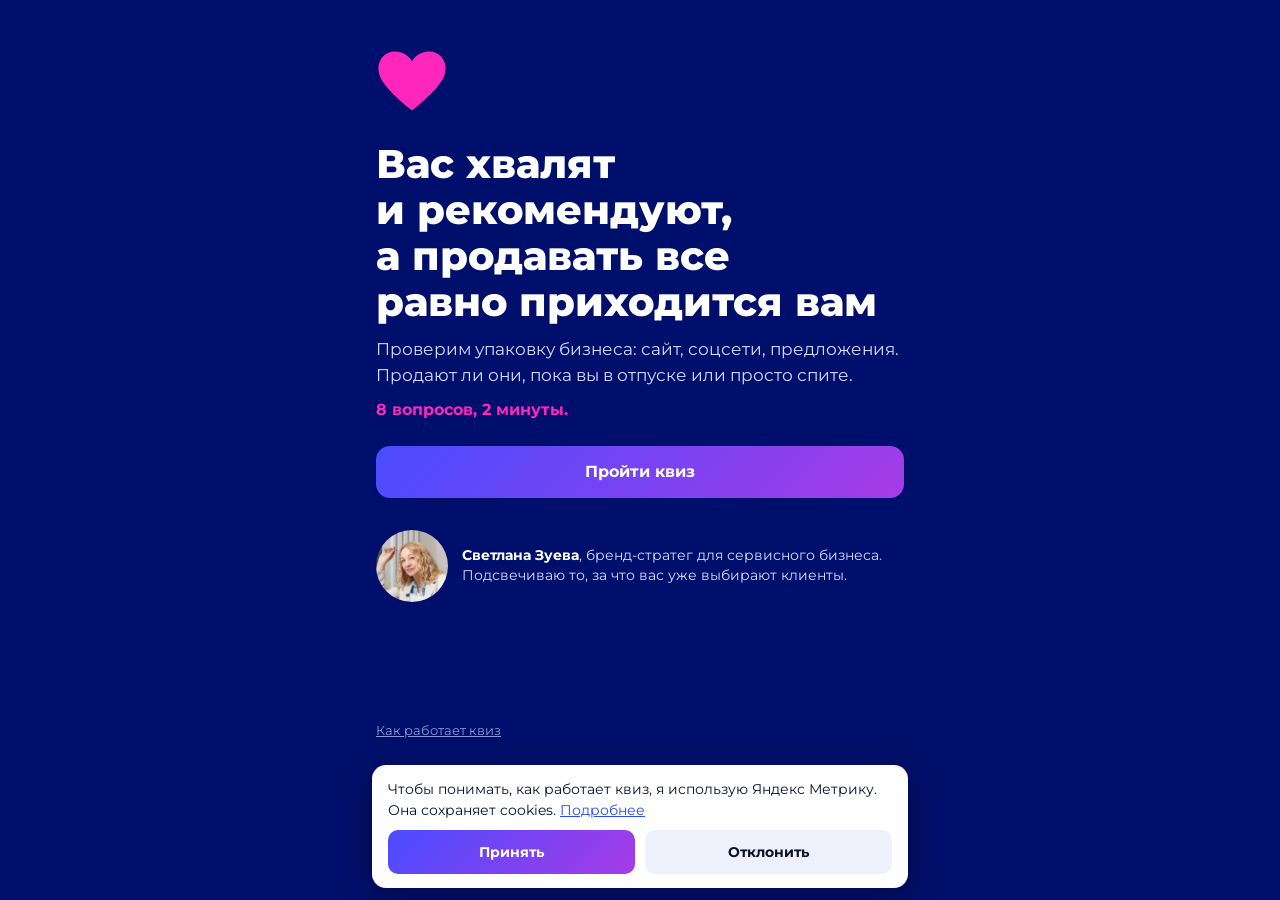
<file: index.html>
<!DOCTYPE html>
<html lang="ru">
<head>
  <meta charset="UTF-8">
  <meta name="viewport" content="width=device-width, initial-scale=1">
  <title>Бренд-диагностика: квиз для владельцев сервисного бизнеса</title>
  <meta name="description" content="Вас хвалят и рекомендуют, а продавать все равно приходится вам. 8 вопросов за 2 минуты: проверьте, продает ли упаковка бизнеса без вас.">
  <link rel="stylesheet" href="style.css">
</head>
<body>
  <main class="app">

    <!-- Прогресс виден только на экранах с вопросами -->
    <div class="progress" id="progress" hidden>
      <button class="back" id="backBtn" type="button" aria-label="Назад">←</button>
      <div class="bar"><span id="barFill"></span></div>
      <span class="count" id="count">1 из 8</span>
    </div>

    <!-- 1. Старт -->
    <section class="screen active" data-screen="start">
      <svg class="deco" viewBox="0 0 120 110" aria-hidden="true">
        <path d="M60 104C20 72 4 52 4 34 4 18 16 6 32 6c11 0 22 6 28 16C66 12 77 6 88 6c16 0 28 12 28 28 0 18-16 38-56 70z" fill="#FF26BE"/>
      </svg>
      <h1>Вас хвалят и рекомендуют, а продавать все равно приходится&nbsp;вам</h1>
      <p class="lead lead-tight">Проверим упаковку бизнеса: сайт, соцсети, предложения. Продают ли они, пока вы в отпуске или просто спите.</p>
      <p class="lead-note">8&nbsp;вопросов, 2&nbsp;минуты.</p>
      <button class="btn" id="startBtn" type="button">Пройти квиз</button>
      <div class="author">
        <div class="photo"><span>СЗ</span></div>
        <p><strong>Светлана Зуева</strong>, бренд-стратег для сервисного бизнеса.<br>Подсвечиваю то, за что вас уже выбирают клиенты.</p>
      </div>
    </section>

    <!-- 2. Вопрос -->
    <section class="screen" data-screen="question">
      <h2 id="qTitle"></h2>
      <div class="options" id="qOptions"></div>
    </section>

    <!-- 3. Результат -->
    <section class="screen" data-screen="result">
      <div class="card">
        <p class="kicker">Ваш результат</p>
        <div class="score"><span id="rScore">0</span><small> из 10</small></div>
        <h2 id="rTitle"></h2>
        <p id="rText"></p>
      </div>

      <div class="card">
        <h3>Карта вашей упаковки</h3>
        <p class="hint">Из этих семи зон клиент складывает впечатление о компании.</p>
        <ul class="zones" id="zoneMap"></ul>
        <div class="legend">
          <span><i class="dot weak"></i>слабо</span>
          <span><i class="dot mid"></i>средне</span>
          <span><i class="dot strong"></i>сильно</span>
        </div>
        <div class="risk" id="riskBox">
          <p class="kicker" id="rRiskLabel">Главная зона риска</p>
          <p id="rRisk"></p>
        </div>
      </div>

      <div class="card">
        <h3>Что это обычно значит</h3>
        <ul class="list" id="rSymptoms"></ul>
      </div>

      <div class="card" id="diagCard">
        <p class="kicker">Хотите узнать больше?</p>
        <h3>Бренд-диагностика: разбор вашей упаковки глазами клиентов</h3>
        <p class="hint">Квиз показывает, где болит. Диагностика отвечает, почему и что с этим делать.</p>
        <p class="lead-in">Платная услуга на две недели. Это не часовой созвон с советами на слух, а письменный отчет и план действий.</p>
        <p class="label-sm">Как проходит диагностика:</p>
        <ol class="steps">
          <li><strong>Бриф</strong>Несколько вопросов о бизнесе, можно ответить голосовыми.</li>
          <li><strong>Смотрю на бизнес глазами клиента</strong>Сайт, соцсети, предложения и отзывы.</li>
          <li><strong>Встреча с вами, онлайн или офлайн, 1,5 часа</strong>Выясняю, за что вас выбирают и что чуть не остановило.</li>
          <li><strong>Итоговый разбор, 1 час</strong>Показываю выводы, и вместе решаем, с чего начать.</li>
        </ol>
        <p class="hint">Ваше время: около 2,5 часа и бриф.</p>
      </div>

      <div class="card accent" id="offerCard">
        <div class="author on-accent">
          <div class="photo"><span>СЗ</span></div>
          <p><strong>Светлана Зуева</strong><br>бренд-стратег, 30 лет в дизайне и рекламе</p>
        </div>
        <h3>Что вы получите за две недели</h3>
        <ul class="list light">
          <li>отчет на 3–4 страницы, по которому можно действовать на следующий день;</li>
          <li>сильные стороны вашего бизнеса словами ваших клиентов, из их отзывов;</li>
          <li>места, где упаковка тормозит продажи;</li>
          <li>план из трех первых шагов, чтобы упаковка продавала за вас: больше заявок, меньше уговоров и скидок.</li>
        </ul>
        <p class="pilot">Для первых трёх компаний — <strong>15 000 ₽</strong>
          <span class="pilot-credit">Если после диагностики мы продолжаем работу, ее стоимость засчитывается в оплату следующего этапа.</span></p>
        <a class="btn" id="tgBtn" href="#" target="_blank" rel="noopener">Записаться на диагностику</a>
        <p class="cta-note">Откроется Telegram с готовым сообщением. Я отвечу в течение рабочего дня.</p>
        <p class="cta-note" id="tgAlt">Не открывается? <a href="#" id="tgApp">Открыть в приложении Telegram</a> · <button class="link-btn" id="tgCopy" type="button">Скопировать сообщение</button><br>Или найдите меня в Telegram: <strong id="tgName"></strong></p>
      </div>

      <!-- Только для результата 10 из 10: вместо предложения диагностики -->
      <div class="card" id="softCard" hidden>
        <h3>Но самооценка – штука коварная</h3>
        <p>Если хочется проверить, видят ли это же ваши клиенты, напишите мне в Telegram, посмотрим вместе.</p>
        <a class="btn" id="softBtn" href="#" target="_blank" rel="noopener">Написать мне в Telegram</a>
      </div>
    </section>

    <footer class="footer">
      <a id="privacyFooter" href="privacy.html">Как работает квиз</a>
    </footer>
  </main>

  <!-- Баннер cookies: показывается только если в config.js указан номер Метрики -->
  <div class="cookie" id="cookie" hidden>
    <p>Чтобы понимать, как работает квиз, я использую Яндекс Метрику. Она сохраняет cookies. <a href="privacy.html">Подробнее</a></p>
    <div class="cookie-btns">
      <button class="cookie-btn" id="cookieOk" type="button">Принять</button>
      <button class="cookie-btn ghost" id="cookieNo" type="button">Отклонить</button>
    </div>
  </div>

  <script src="config.js"></script>
  <script src="script.js"></script>
</body>
</html>
</file>
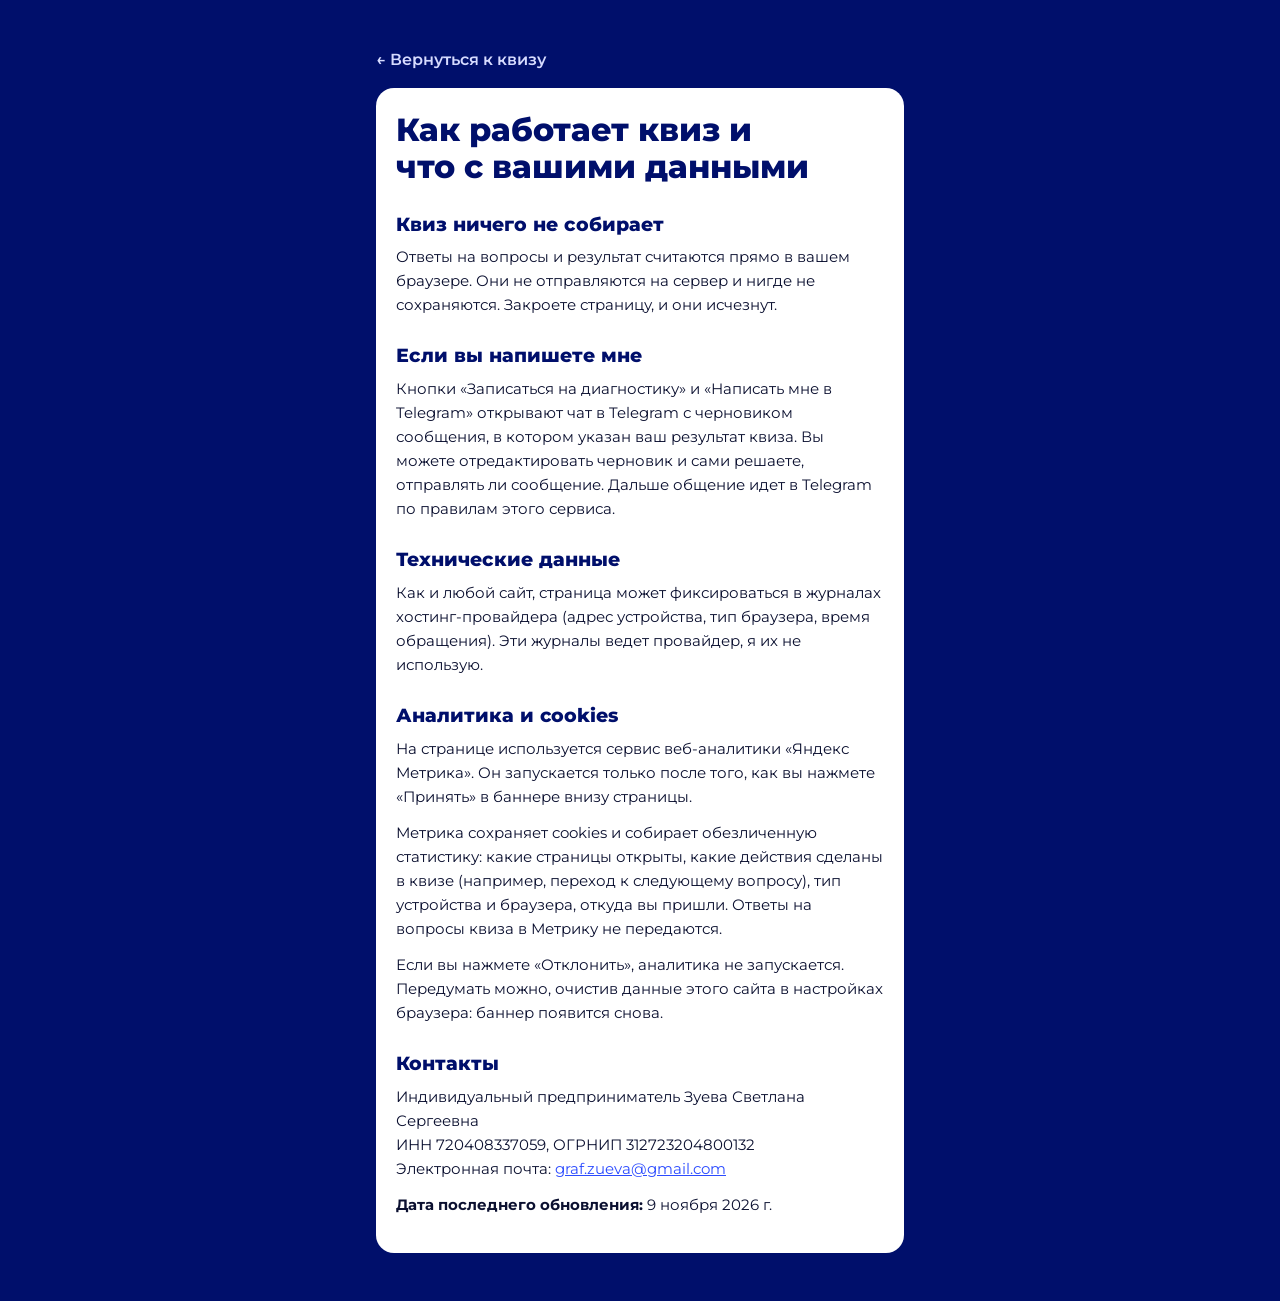
<file: privacy.html>
<!DOCTYPE html>
<html lang="ru">
<head>
  <meta charset="UTF-8">
  <meta name="viewport" content="width=device-width, initial-scale=1">
  <title>Как работает квиз</title>
  <meta name="robots" content="noindex">
  <link rel="stylesheet" href="style.css">
  <style>
    .doc h1 { font-size: clamp(24px, 6vw, 32px); color: var(--navy); }
    .doc h2 { font-size: 19px; color: var(--navy); margin: 28px 0 10px; }
    .doc p, .doc li { font-size: 15px; line-height: 1.6; }
    .doc ul { margin: 0 0 12px; padding-left: 20px; }
    .doc li { margin-bottom: 6px; }
    .doc a { color: var(--blue); }
    .back-link { display: inline-block; margin-bottom: 16px; color: #d6dbff; text-decoration: none; font-weight: 600; }
  </style>
</head>
<body>
  <main class="app">
    <a class="back-link" href="index.html">← Вернуться к квизу</a>

    <article class="card doc">
      <h1>Как работает квиз и что с вашими данными</h1>

      <h2>Квиз ничего не собирает</h2>
      <p>Ответы на вопросы и результат считаются прямо в вашем браузере. Они не отправляются на сервер и нигде не сохраняются. Закроете страницу, и они исчезнут.</p>

      <h2>Если вы напишете мне</h2>
      <p>Кнопки «Записаться на диагностику» и «Написать мне в Telegram» открывают чат в Telegram с черновиком сообщения, в котором указан ваш результат квиза. Вы можете отредактировать черновик и сами решаете, отправлять ли сообщение. Дальше общение идет в Telegram по правилам этого сервиса.</p>

      <h2>Технические данные</h2>
      <p>Как и любой сайт, страница может фиксироваться в журналах хостинг-провайдера (адрес устройства, тип браузера, время обращения). Эти журналы ведет провайдер, я их не использую.</p>

      <h2>Аналитика и cookies</h2>
      <p>На странице используется сервис веб-аналитики «Яндекс Метрика». Он запускается только после того, как вы нажмете «Принять» в баннере внизу страницы.</p>
      <p>Метрика сохраняет cookies и собирает обезличенную статистику: какие страницы открыты, какие действия сделаны в квизе (например, переход к следующему вопросу), тип устройства и браузера, откуда вы пришли. Ответы на вопросы квиза в Метрику не передаются.</p>
      <p>Если вы нажмете «Отклонить», аналитика не запускается. Передумать можно, очистив данные этого сайта в настройках браузера: баннер появится снова.</p>

      <h2>Контакты</h2>
      <p>Индивидуальный предприниматель Зуева Светлана Сергеевна<br>
      ИНН 720408337059, ОГРНИП 312723204800132<br>
      Электронная почта: <a href="mailto:graf.zueva@gmail.com">graf.zueva@gmail.com</a></p>

      <p><strong>Дата последнего обновления:</strong> 9 ноября 2026 г.</p>
    </article>
  </main>
</body>
</html>
</file>
<file: style.css>
﻿/* Шрифт лежит на самом сайте (корень сайта), без обращений к серверам Google */
@font-face {
  font-family: "Montserrat";
  src: url("Montserrat-Variable.woff2") format("woff2");
  font-weight: 400 800;
  font-style: normal;
  font-display: swap;
}

:root {
  --navy: #000f6b;
  --navy-2: #0a1a85;
  --pink: #ff26be;
  --blue: #2b4bff;
  --violet: #a63be6;
  --green: #22bb4d;
  --green-text: #148a37;
  --white: #ffffff;
  --ink: #0b1030;
  --muted: #8f98d6;
  --grad: linear-gradient(135deg, #4a4cff, #a63be6);
  --radius: 18px;
}

* { box-sizing: border-box; }

html { -webkit-text-size-adjust: 100%; }

body {
  margin: 0;
  min-height: 100vh;
  background: var(--navy);
  color: var(--white);
  font-family: "Montserrat", "Segoe UI", Arial, sans-serif;
  font-size: 16px;
  line-height: 1.5;
}

.app {
  max-width: 560px;
  margin: 0 auto;
  padding: 20px 16px 32px;
  min-height: 100vh;
  display: flex;
  flex-direction: column;
}

h1, h2, h3 { margin: 0 0 12px; font-weight: 800; line-height: 1.15; }
h1 { font-size: clamp(28px, 8vw, 40px); text-wrap: balance; }
h2, h3 { text-wrap: balance; }
h2 { font-size: clamp(22px, 6vw, 30px); }
h3 { font-size: 22px; }
p { margin: 0 0 12px; }

.lead { color: #d6dbff; font-size: 17px; margin-bottom: 24px; }
.lead-tight { margin-bottom: 10px; }
.lead-note { color: var(--pink); font-weight: 700; font-size: 16px; margin: 0 0 24px; }
.label { font-weight: 700; margin: 20px 0 8px; display: block; }
.muted { color: var(--muted); font-weight: 400; }
.note { text-align: center; color: var(--muted); font-size: 14px; margin-top: 12px; }
.kicker { text-transform: uppercase; letter-spacing: .08em; font-size: 12px; font-weight: 700; color: var(--pink); margin-bottom: 6px; }

/* Экраны */
.screen { display: none; flex: 1; animation: fade .3s ease; }
.screen.active { display: block; }
@keyframes fade { from { opacity: 0; transform: translateY(8px); } to { opacity: 1; transform: none; } }

/* Декор на старте */
.deco { width: 72px; margin-bottom: 20px; }

/* Прогресс */
.progress { display: flex; align-items: center; gap: 12px; margin-bottom: 24px; }
.progress[hidden] { display: none; }
.back {
  width: 44px; height: 44px; border-radius: 50%;
  border: 1.5px solid rgba(255,255,255,.35); background: transparent; color: var(--white);
  font-size: 20px; cursor: pointer; flex: none;
}
.bar { flex: 1; height: 6px; border-radius: 3px; background: rgba(255,255,255,.18); overflow: hidden; }
.bar span { display: block; height: 100%; width: 0; background: var(--pink); transition: width .3s ease; }
.count { font-size: 14px; color: #d6dbff; white-space: nowrap; }

/* Кнопки */
.btn {
  display: block; width: 100%; min-height: 52px; padding: 14px 20px;
  border: 0; border-radius: 14px; background: var(--grad); color: var(--white);
  font: inherit; font-weight: 700; text-align: center; text-decoration: none; cursor: pointer;
  transition: transform .15s ease, opacity .15s ease;
}
.btn:hover { transform: translateY(-1px); }
.btn:disabled { opacity: .4; cursor: not-allowed; transform: none; }

/* Варианты ответов */
.options { display: grid; gap: 10px; margin-bottom: 16px; }
.option {
  min-height: 52px; padding: 14px 16px; text-align: left;
  border: 1.5px solid rgba(255,255,255,.3); border-radius: 14px;
  background: rgba(255,255,255,.04); color: var(--white); font: inherit; cursor: pointer;
  transition: border-color .15s ease, background .15s ease;
}
.option:hover { border-color: var(--pink); }
.option.selected { border-color: var(--pink); background: rgba(255,38,190,.18); }

/* Автор */
.author { display: flex; align-items: center; gap: 14px; margin-top: 32px; }
.author p { margin: 0; font-size: 14px; color: #d6dbff; line-height: 1.4; }
.author strong { color: var(--white); }
.photo {
  width: 72px; height: 72px; border-radius: 50%; flex: none; overflow: hidden;
  background: var(--grad); display: flex; align-items: center; justify-content: center;
  font-weight: 800; font-size: 22px;
}
.photo img { width: 100%; height: 100%; object-fit: cover; display: block; }

/* Карточки (светлые) */
.card {
  background: var(--white); color: var(--ink);
  border-radius: var(--radius); padding: 24px 20px; margin-bottom: 16px;
}
.card.accent { background: var(--blue); color: var(--white); }
.card .lead { color: #444b7a; }
.card .hint { color: #444b7a; margin: 16px 0 0; font-size: 15px; }

/* Форма */
.field {
  width: 100%; min-height: 50px; padding: 12px 14px; font: inherit; font-size: 16px;
  border: 1.5px solid #c9cdea; border-radius: 12px; background: #fff; color: var(--ink);
}
.field:focus { outline: 2px solid var(--blue); border-color: var(--blue); }
.options + .field { margin-bottom: 16px; }
.error { color: #d6168f; font-size: 14px; margin: 6px 0 0; }
.error[hidden] { display: none; }
.check { display: flex; gap: 10px; align-items: flex-start; margin: 20px 0; font-size: 14px; cursor: pointer; }
.check input { width: 22px; height: 22px; margin: 0; flex: none; accent-color: var(--blue); }
.check a { color: var(--blue); }
.card .btn { margin-top: 8px; }

/* Результат */
.score { font-size: 64px; font-weight: 800; line-height: 1; color: var(--blue); margin-bottom: 8px; }
.score small { font-size: 22px; color: #6b72a8; font-weight: 500; }
.risk { background: #fdeaf8; border-radius: 12px; padding: 14px 16px; margin-top: 16px; }
.risk p:last-child { margin: 0; font-weight: 700; }
.pilot { background: rgba(255,255,255,.14); border-radius: 12px; padding: 12px 14px; margin: 16px 0; }
.card .lead-in { margin: 12px 0 0; }
.card[hidden], .risk[hidden] { display: none; }
.pilot-credit { display: block; margin-top: 8px; font-size: 14px; color: #dfe4ff; }
.card.accent .btn { background: var(--white); color: var(--blue); }

/* Карта зон */
.card h3 { color: var(--navy); }
.card.accent h3 { color: var(--white); }
.zones { list-style: none; margin: 16px 0 12px; padding: 0; display: grid; gap: 14px; }
.zone-head { display: flex; justify-content: space-between; gap: 12px; font-size: 14px; font-weight: 600; margin-bottom: 6px; }
.zone-state { font-weight: 700; white-space: nowrap; }
.zone-track { height: 10px; border-radius: 5px; background: #e6e8f7; overflow: hidden; }
.zone-fill { display: block; height: 100%; width: 0; border-radius: 5px; transition: width .9s cubic-bezier(.2,.8,.2,1); }
.weak .zone-fill, .dot.weak { background: var(--pink); }
.mid .zone-fill, .dot.mid { background: var(--violet); }
.strong .zone-fill, .dot.strong { background: var(--green); }
.weak .zone-state { color: #d6168f; }
.mid .zone-state { color: var(--violet); }
.strong .zone-state { color: var(--green-text); }
.legend { display: flex; gap: 16px; font-size: 13px; color: #444b7a; }
.legend span { display: flex; align-items: center; gap: 6px; }
.dot { width: 10px; height: 10px; border-radius: 50%; display: inline-block; }
.zone.is-risk .zone-head { color: #d6168f; }

/* Списки в карточках */
.list { margin: 12px 0 0; padding: 0; list-style: none; display: grid; gap: 10px; }
.list li { position: relative; padding-left: 22px; }
.list li::before {
  content: ""; position: absolute; left: 0; top: .5em; width: 10px; height: 10px;
  border-radius: 50%; background: var(--pink);
}
.list.light li::before { background: var(--white); }
.steps { list-style: none; counter-reset: step; margin: 16px 0; padding: 0; display: grid; gap: 16px; }
.steps li { position: relative; padding-left: 40px; counter-increment: step; }
.steps li::before {
  content: counter(step); position: absolute; left: 0; top: 0; width: 28px; height: 28px;
  border-radius: 50%; background: var(--blue); color: var(--white); font-weight: 700; font-size: 14px;
  display: flex; align-items: center; justify-content: center;
}
.steps strong { display: block; margin-bottom: 2px; color: var(--navy); }
.label-sm { font-weight: 700; margin: 16px 0 0; }
.cta-note { text-align: center; font-size: 14px; color: #dfe4ff; margin: 12px 0 0; }
.cta-note a, .cta-note strong { color: var(--white); }
.link-btn { background: none; border: 0; padding: 0; color: var(--white); font: inherit; text-decoration: underline; cursor: pointer; }
.author.on-accent { margin: 0 0 16px; }
.author.on-accent p { color: #dfe4ff; }

/* Баннер cookies */
.cookie {
  position: fixed; left: 12px; right: 12px; bottom: 12px; z-index: 10;
  max-width: 536px; margin: 0 auto; padding: 14px 16px;
  background: var(--white); color: var(--ink); border-radius: 14px;
  box-shadow: 0 8px 30px rgba(0, 0, 0, .35); font-size: 14px;
}
.cookie[hidden] { display: none; }
.has-cookie .app { padding-bottom: 160px; }
.cookie p { margin: 0 0 10px; line-height: 1.45; }
.cookie a { color: var(--blue); }
.cookie-btns { display: flex; gap: 10px; }
.cookie-btn {
  flex: 1; min-height: 44px; border: 0; border-radius: 10px; background: var(--grad);
  color: var(--white); font: inherit; font-weight: 700; cursor: pointer;
}
.cookie-btn.ghost { background: #eef0fb; color: var(--ink); }

/* Подвал */
.footer {
  margin-top: 24px; display: flex; justify-content: space-between; align-items: center;
  font-size: 13px; color: var(--muted);
}
.footer a { color: var(--muted); }

@media (min-width: 700px) {
  .app { padding-top: 48px; }
}

@media (prefers-reduced-motion: reduce) {
  .screen { animation: none; }
  .bar span, .btn { transition: none; }
}
</file>
